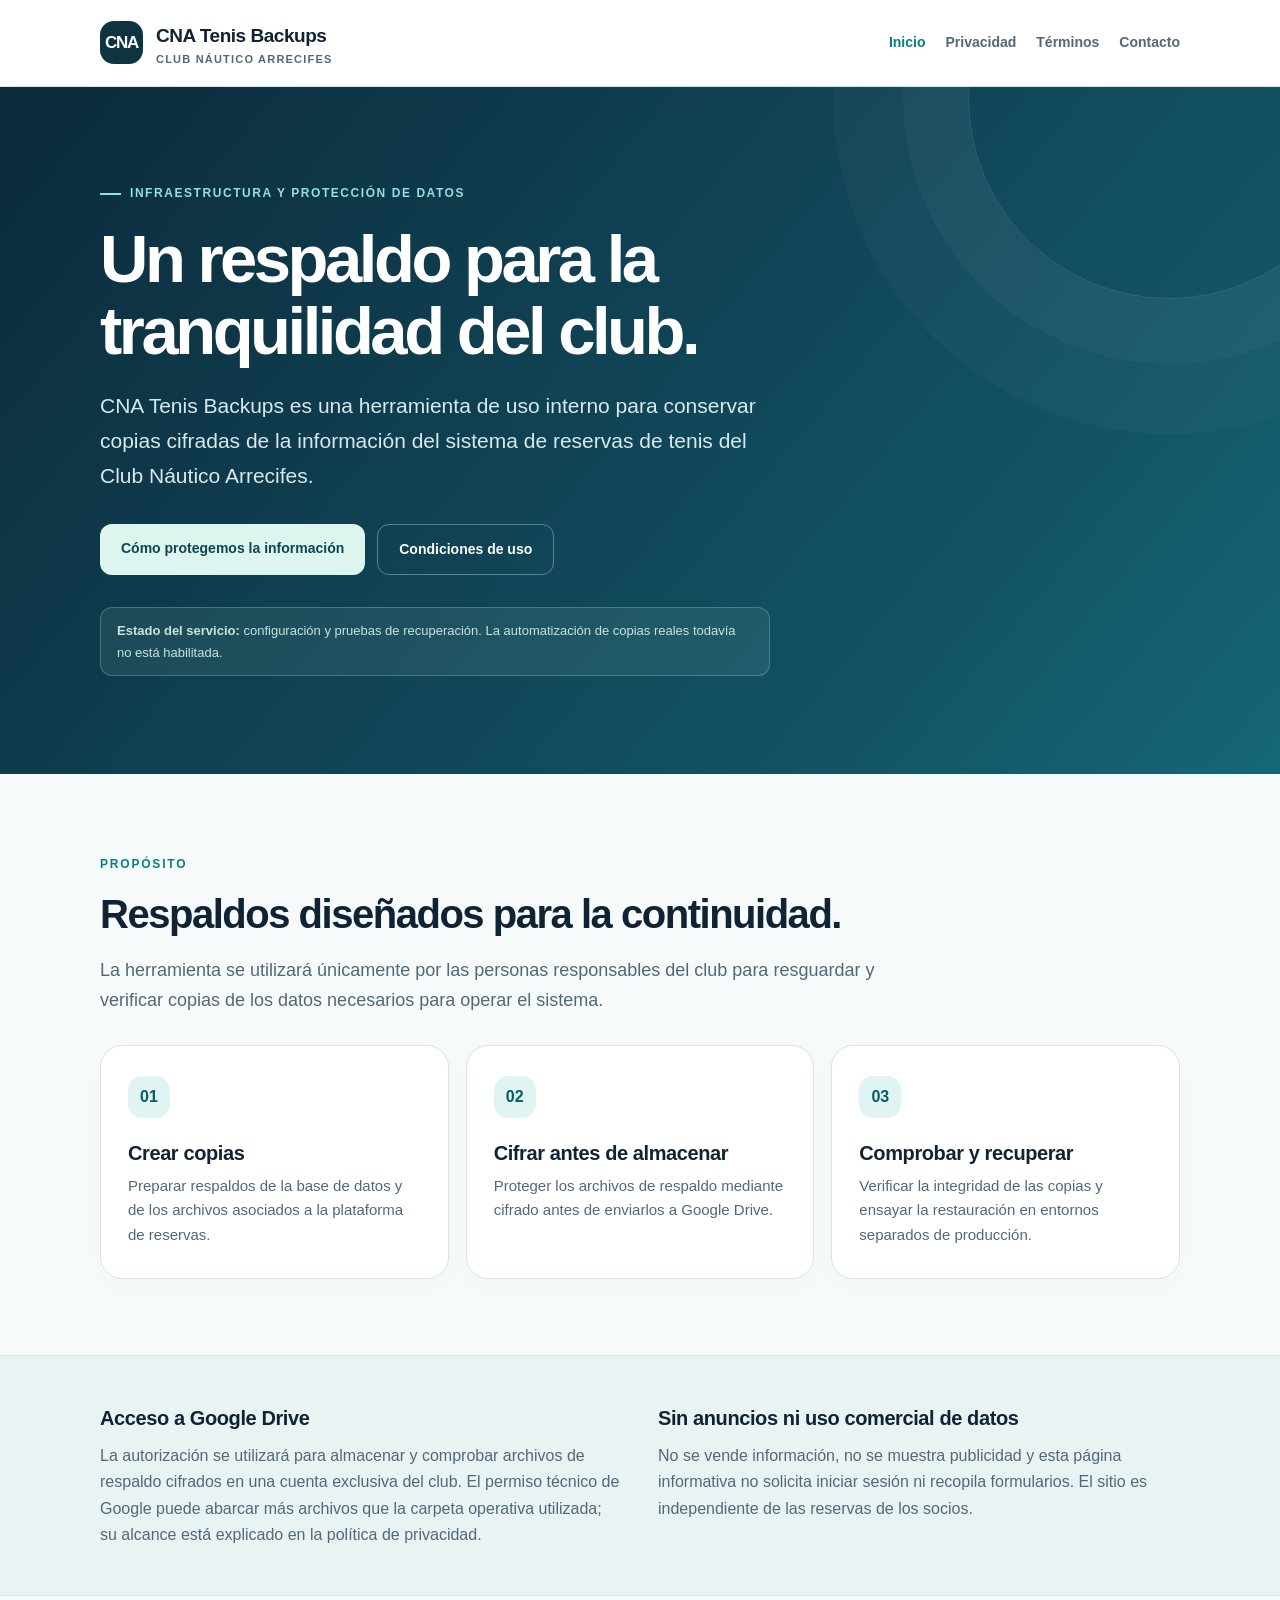
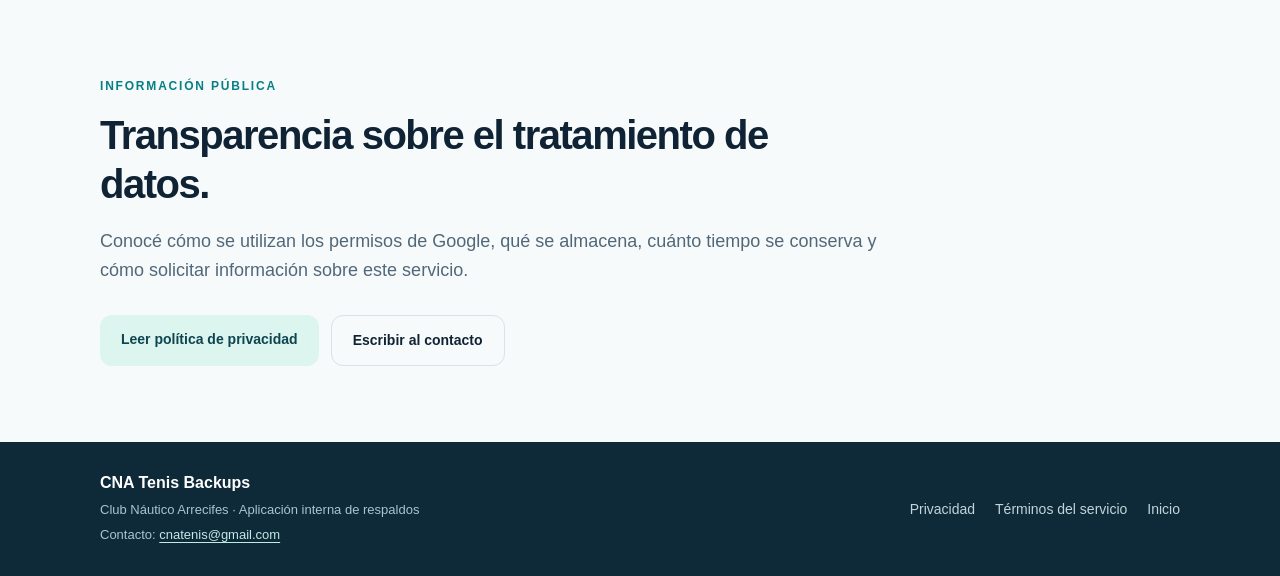
<file: index.html>
<!doctype html>
<html lang="es">
<head>
  <meta charset="utf-8">
  <meta name="viewport" content="width=device-width,initial-scale=1">
  <meta name="description" content="CNA Tenis Backups: herramienta interna de respaldo cifrado para la gestión de reservas de tenis del Club Náutico Arrecifes.">
  <meta name="theme-color" content="#0e2938">
  <title>CNA Tenis Backups | Club Náutico Arrecifes</title>
  <link rel="stylesheet" href="styles.css">
</head>
<body>
<header class="site-header">
  <div class="wrap inner">
    <a href="./" class="brand" aria-label="CNA Tenis Backups, inicio"><span class="brand-mark" aria-hidden="true">CNA</span><span>CNA Tenis Backups<small>Club Náutico Arrecifes</small></span></a>
    <nav aria-label="Navegación principal"><a href="./" aria-current="page">Inicio</a><a href="privacidad.html">Privacidad</a><a href="terminos.html">Términos</a><a href="mailto:cnatenis@gmail.com">Contacto</a></nav>
  </div>
</header>
<main>
  <section class="hero">
    <div class="wrap">
      <span class="eyebrow">Infraestructura y protección de datos</span>
      <h1>Un respaldo para la tranquilidad del club.</h1>
      <p>CNA Tenis Backups es una herramienta de uso interno para conservar copias cifradas de la información del sistema de reservas de tenis del Club Náutico Arrecifes.</p>
      <div class="actions">
        <a class="btn btn-primary" href="privacidad.html">Cómo protegemos la información</a>
        <a class="btn btn-secondary" href="terminos.html">Condiciones de uso</a>
      </div>
      <div class="notice"><strong>Estado del servicio:</strong> configuración y pruebas de recuperación. La automatización de copias reales todavía no está habilitada.</div>
    </div>
  </section>
  <section class="section">
    <div class="wrap">
      <div class="section-head"><span class="section-label">Propósito</span><h2>Respaldos diseñados para la continuidad.</h2><p class="lead">La herramienta se utilizará únicamente por las personas responsables del club para resguardar y verificar copias de los datos necesarios para operar el sistema.</p></div>
      <div class="grid">
        <article class="tile"><span class="tile-num">01</span><h3>Crear copias</h3><p>Preparar respaldos de la base de datos y de los archivos asociados a la plataforma de reservas.</p></article>
        <article class="tile"><span class="tile-num">02</span><h3>Cifrar antes de almacenar</h3><p>Proteger los archivos de respaldo mediante cifrado antes de enviarlos a Google Drive.</p></article>
        <article class="tile"><span class="tile-num">03</span><h3>Comprobar y recuperar</h3><p>Verificar la integridad de las copias y ensayar la restauración en entornos separados de producción.</p></article>
      </div>
    </div>
  </section>
  <section class="info-band">
    <div class="wrap two">
      <div><h3>Acceso a Google Drive</h3><p>La autorización se utilizará para almacenar y comprobar archivos de respaldo cifrados en una cuenta exclusiva del club. El permiso técnico de Google puede abarcar más archivos que la carpeta operativa utilizada; su alcance está explicado en la política de privacidad.</p></div>
      <div><h3>Sin anuncios ni uso comercial de datos</h3><p>No se vende información, no se muestra publicidad y esta página informativa no solicita iniciar sesión ni recopila formularios. El sitio es independiente de las reservas de los socios.</p></div>
    </div>
  </section>
  <section class="section">
    <div class="wrap">
      <div class="section-head"><span class="section-label">Información pública</span><h2>Transparencia sobre el tratamiento de datos.</h2><p class="lead">Conocé cómo se utilizan los permisos de Google, qué se almacena, cuánto tiempo se conserva y cómo solicitar información sobre este servicio.</p></div>
      <div class="actions"><a class="btn btn-primary" href="privacidad.html">Leer política de privacidad</a><a class="btn btn-secondary" style="color:var(--ink);border-color:var(--line)" href="mailto:cnatenis@gmail.com">Escribir al contacto</a></div>
    </div>
  </section>
</main>
<footer class="site-footer"><div class="wrap inner"><div><strong>CNA Tenis Backups</strong><p>Club Náutico Arrecifes · Aplicación interna de respaldos</p><p>Contacto: <a href="mailto:cnatenis@gmail.com" style="color:#c1e9e5">cnatenis@gmail.com</a></p></div><nav aria-label="Información legal"><a href="privacidad.html">Privacidad</a><a href="terminos.html">Términos del servicio</a><a href="./">Inicio</a></nav></div></footer>
</body></html>
</file>
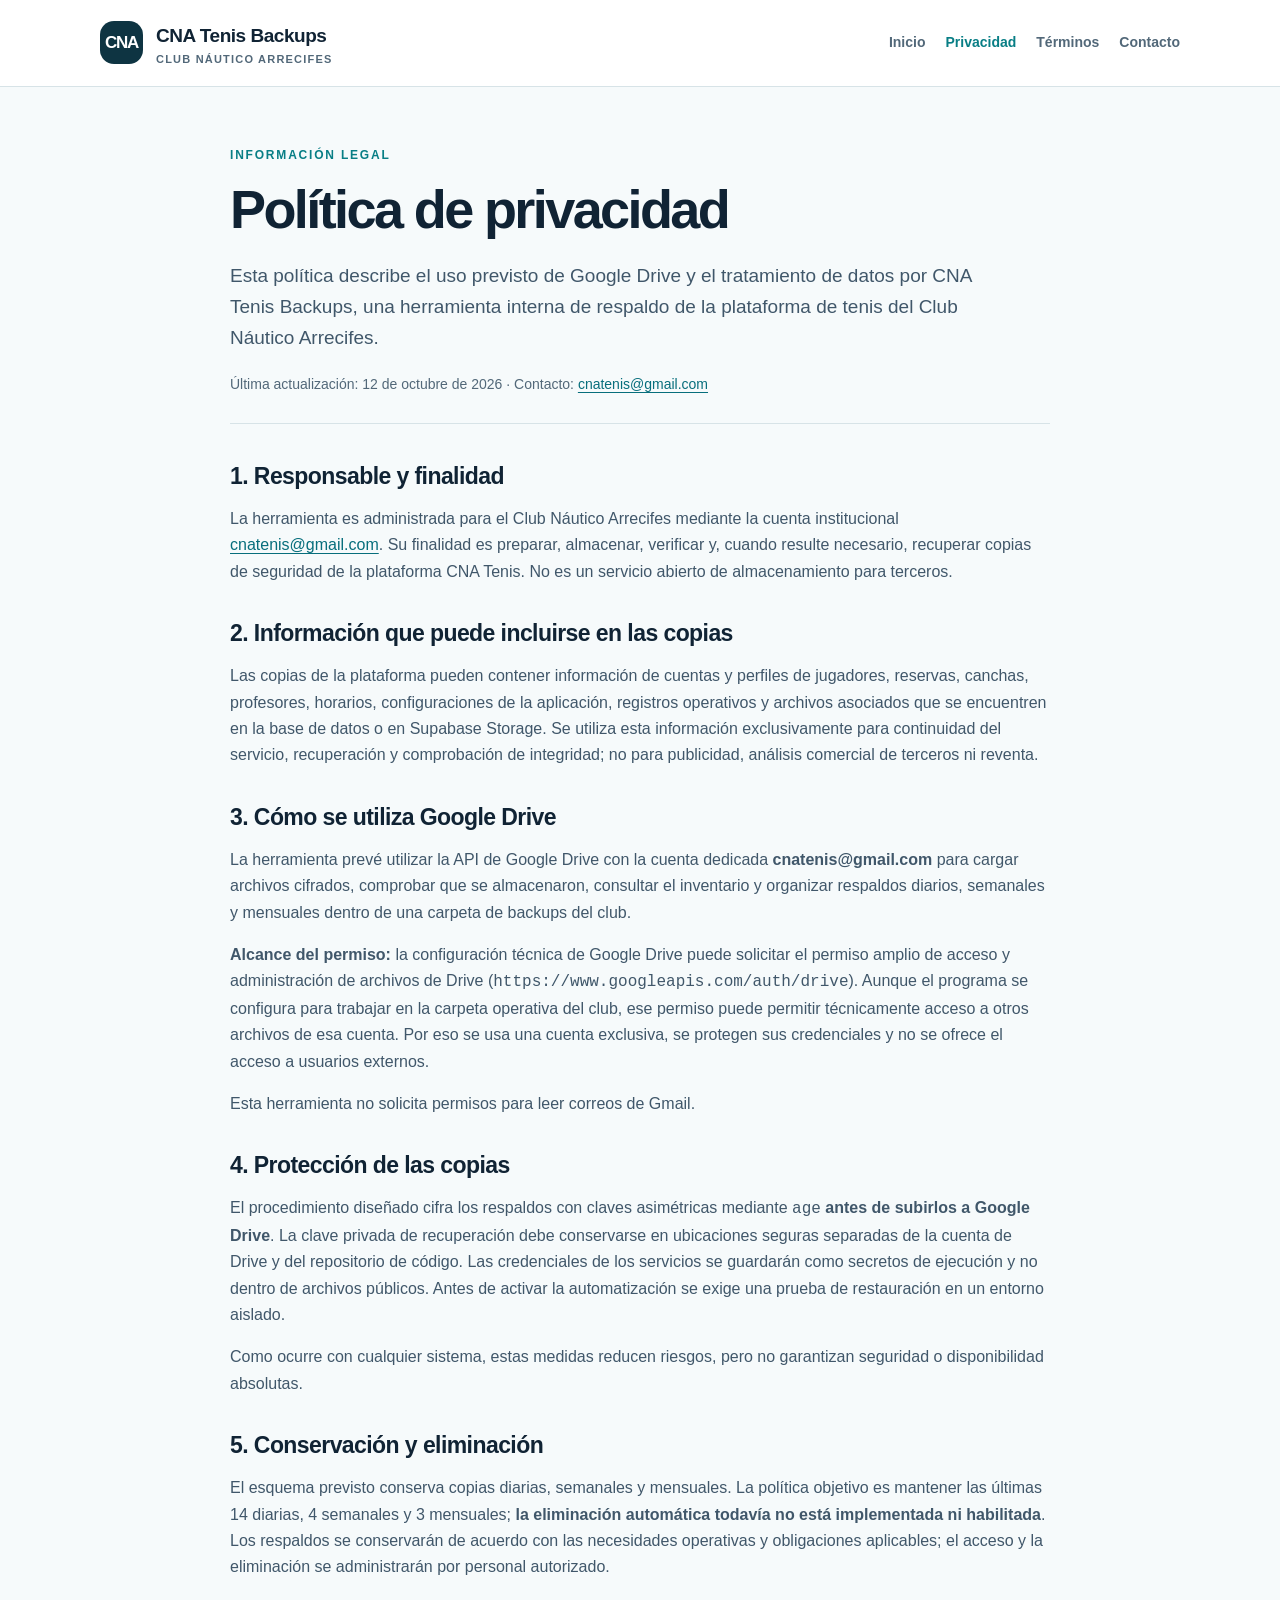
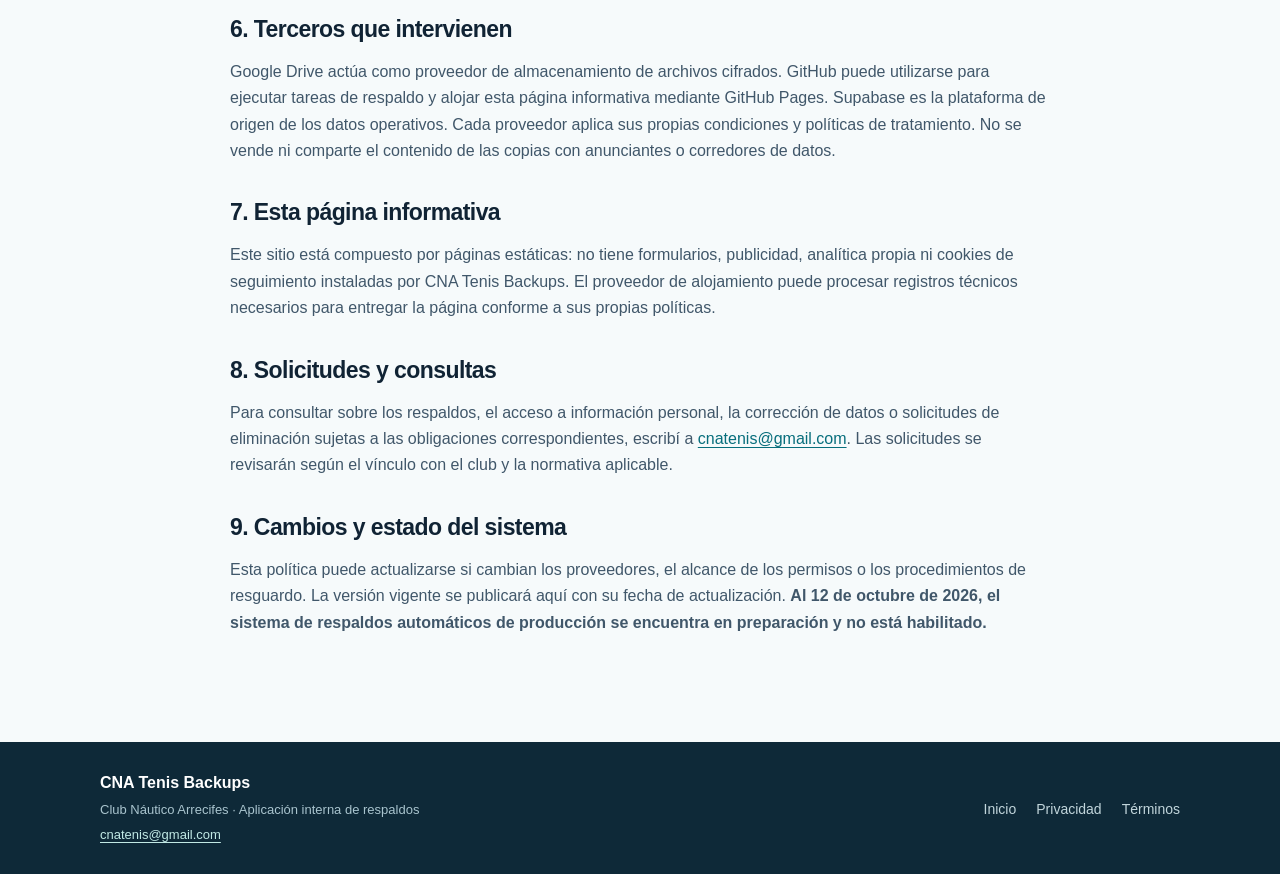
<file: privacidad.html>
<!doctype html>
<html lang="es">
<head><meta charset="utf-8"><meta name="viewport" content="width=device-width,initial-scale=1"><meta name="description" content="Política de privacidad de CNA Tenis Backups, herramienta interna de respaldos cifrados del Club Náutico Arrecifes."><meta name="theme-color" content="#0e2938"><title>Política de privacidad | CNA Tenis Backups</title><link rel="stylesheet" href="styles.css"></head>
<body>
<header class="site-header"><div class="wrap inner"><a class="brand" href="./"><span class="brand-mark" aria-hidden="true">CNA</span><span>CNA Tenis Backups<small>Club Náutico Arrecifes</small></span></a><nav aria-label="Navegación principal"><a href="./">Inicio</a><a href="privacidad.html" aria-current="page">Privacidad</a><a href="terminos.html">Términos</a><a href="mailto:cnatenis@gmail.com">Contacto</a></nav></div></header>
<main class="wrap prose">
  <span class="section-label">Información legal</span>
  <h1 class="page-title">Política de privacidad</h1>
  <p class="page-intro">Esta política describe el uso previsto de Google Drive y el tratamiento de datos por CNA Tenis Backups, una herramienta interna de respaldo de la plataforma de tenis del Club Náutico Arrecifes.</p>
  <p class="updated">Última actualización: 12 de octubre de 2026 · Contacto: <a href="mailto:cnatenis@gmail.com">cnatenis@gmail.com</a></p>
  <section><h2>1. Responsable y finalidad</h2><p>La herramienta es administrada para el Club Náutico Arrecifes mediante la cuenta institucional <a href="mailto:cnatenis@gmail.com">cnatenis@gmail.com</a>. Su finalidad es preparar, almacenar, verificar y, cuando resulte necesario, recuperar copias de seguridad de la plataforma CNA Tenis. No es un servicio abierto de almacenamiento para terceros.</p></section>
  <section><h2>2. Información que puede incluirse en las copias</h2><p>Las copias de la plataforma pueden contener información de cuentas y perfiles de jugadores, reservas, canchas, profesores, horarios, configuraciones de la aplicación, registros operativos y archivos asociados que se encuentren en la base de datos o en Supabase Storage. Se utiliza esta información exclusivamente para continuidad del servicio, recuperación y comprobación de integridad; no para publicidad, análisis comercial de terceros ni reventa.</p></section>
  <section><h2>3. Cómo se utiliza Google Drive</h2><p>La herramienta prevé utilizar la API de Google Drive con la cuenta dedicada <strong>cnatenis@gmail.com</strong> para cargar archivos cifrados, comprobar que se almacenaron, consultar el inventario y organizar respaldos diarios, semanales y mensuales dentro de una carpeta de backups del club.</p><p><strong>Alcance del permiso:</strong> la configuración técnica de Google Drive puede solicitar el permiso amplio de acceso y administración de archivos de Drive (<code>https://www.googleapis.com/auth/drive</code>). Aunque el programa se configura para trabajar en la carpeta operativa del club, ese permiso puede permitir técnicamente acceso a otros archivos de esa cuenta. Por eso se usa una cuenta exclusiva, se protegen sus credenciales y no se ofrece el acceso a usuarios externos.</p><p>Esta herramienta no solicita permisos para leer correos de Gmail.</p></section>
  <section><h2>4. Protección de las copias</h2><p>El procedimiento diseñado cifra los respaldos con claves asimétricas mediante <code>age</code> <strong>antes de subirlos a Google Drive</strong>. La clave privada de recuperación debe conservarse en ubicaciones seguras separadas de la cuenta de Drive y del repositorio de código. Las credenciales de los servicios se guardarán como secretos de ejecución y no dentro de archivos públicos. Antes de activar la automatización se exige una prueba de restauración en un entorno aislado.</p><p>Como ocurre con cualquier sistema, estas medidas reducen riesgos, pero no garantizan seguridad o disponibilidad absolutas.</p></section>
  <section><h2>5. Conservación y eliminación</h2><p>El esquema previsto conserva copias diarias, semanales y mensuales. La política objetivo es mantener las últimas 14 diarias, 4 semanales y 3 mensuales; <strong>la eliminación automática todavía no está implementada ni habilitada</strong>. Los respaldos se conservarán de acuerdo con las necesidades operativas y obligaciones aplicables; el acceso y la eliminación se administrarán por personal autorizado.</p></section>
  <section><h2>6. Terceros que intervienen</h2><p>Google Drive actúa como proveedor de almacenamiento de archivos cifrados. GitHub puede utilizarse para ejecutar tareas de respaldo y alojar esta página informativa mediante GitHub Pages. Supabase es la plataforma de origen de los datos operativos. Cada proveedor aplica sus propias condiciones y políticas de tratamiento. No se vende ni comparte el contenido de las copias con anunciantes o corredores de datos.</p></section>
  <section><h2>7. Esta página informativa</h2><p>Este sitio está compuesto por páginas estáticas: no tiene formularios, publicidad, analítica propia ni cookies de seguimiento instaladas por CNA Tenis Backups. El proveedor de alojamiento puede procesar registros técnicos necesarios para entregar la página conforme a sus propias políticas.</p></section>
  <section><h2>8. Solicitudes y consultas</h2><p>Para consultar sobre los respaldos, el acceso a información personal, la corrección de datos o solicitudes de eliminación sujetas a las obligaciones correspondientes, escribí a <a href="mailto:cnatenis@gmail.com">cnatenis@gmail.com</a>. Las solicitudes se revisarán según el vínculo con el club y la normativa aplicable.</p></section>
  <section><h2>9. Cambios y estado del sistema</h2><p>Esta política puede actualizarse si cambian los proveedores, el alcance de los permisos o los procedimientos de resguardo. La versión vigente se publicará aquí con su fecha de actualización. <strong>Al 12 de octubre de 2026, el sistema de respaldos automáticos de producción se encuentra en preparación y no está habilitado.</strong></p></section>
</main>
<footer class="site-footer"><div class="wrap inner"><div><strong>CNA Tenis Backups</strong><p>Club Náutico Arrecifes · Aplicación interna de respaldos</p><p><a href="mailto:cnatenis@gmail.com" style="color:#c1e9e5">cnatenis@gmail.com</a></p></div><nav aria-label="Información legal"><a href="./">Inicio</a><a href="privacidad.html">Privacidad</a><a href="terminos.html">Términos</a></nav></div></footer>
</body></html>
</file>
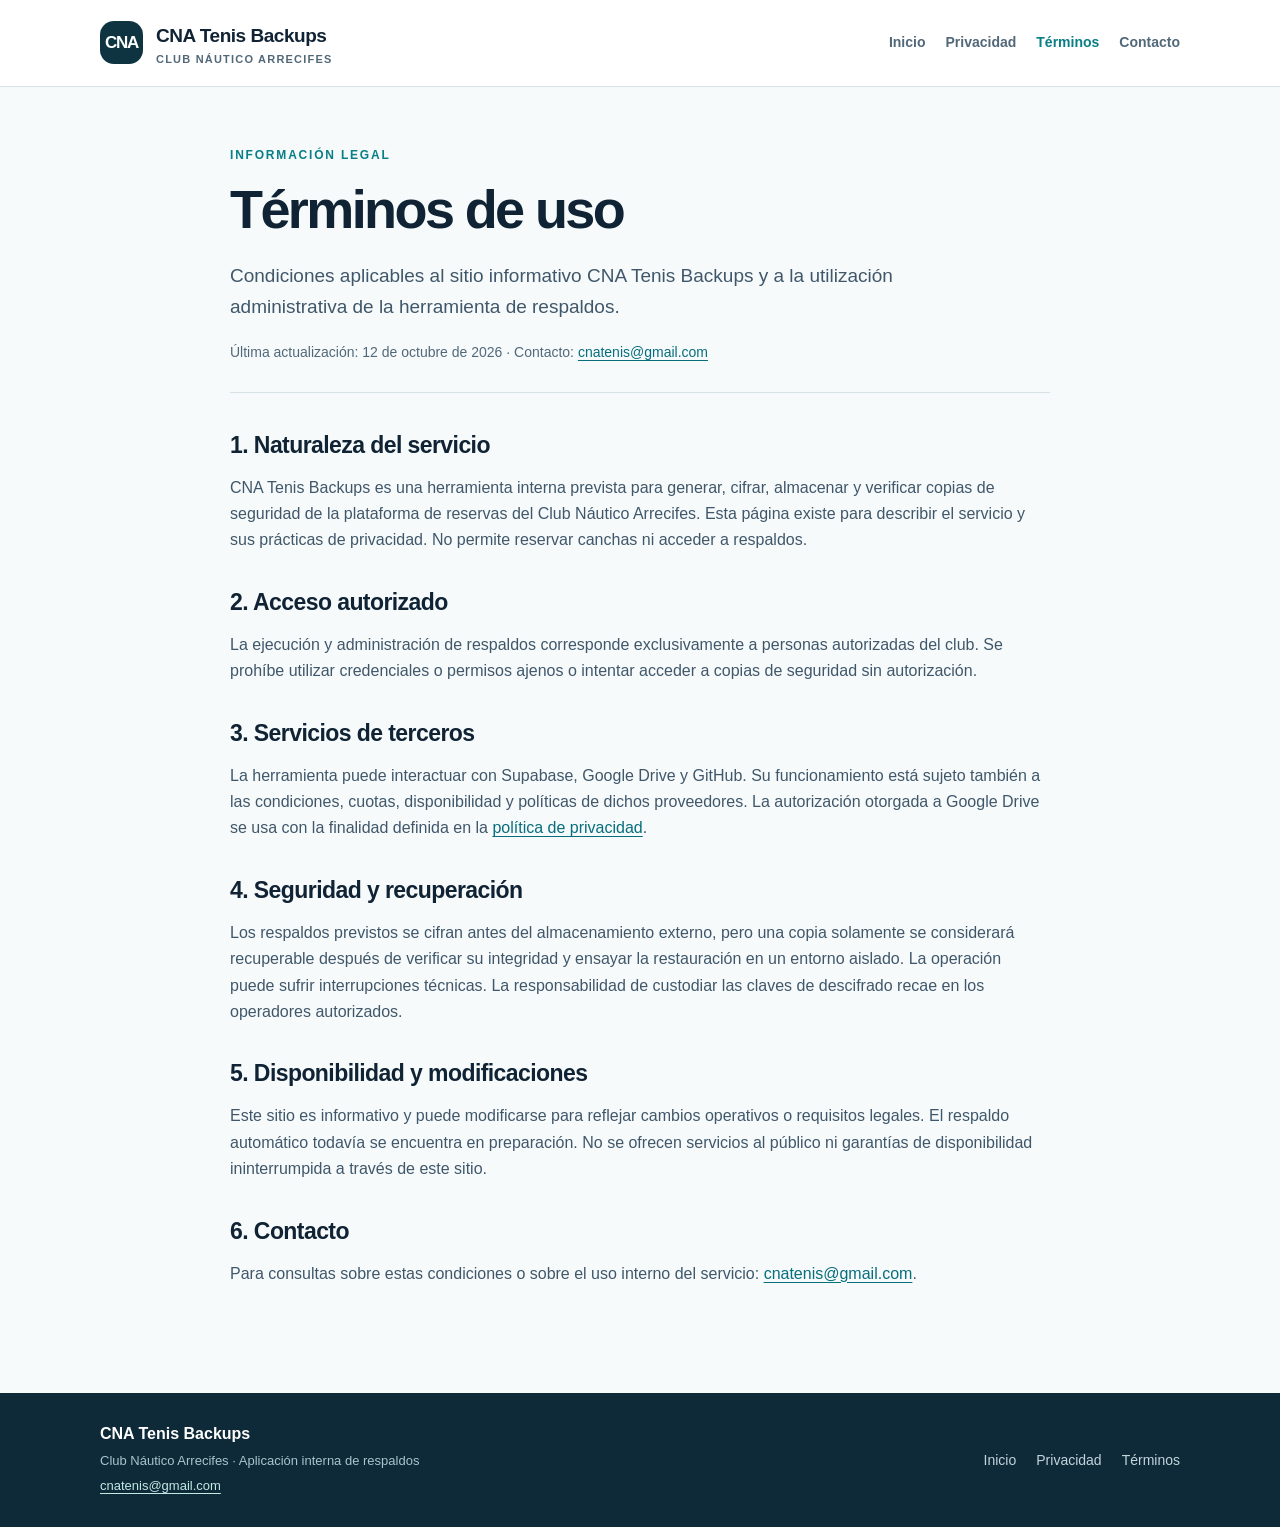
<file: terminos.html>
<!doctype html>
<html lang="es">
<head><meta charset="utf-8"><meta name="viewport" content="width=device-width,initial-scale=1"><meta name="description" content="Términos de uso de CNA Tenis Backups, herramienta interna de protección de datos del Club Náutico Arrecifes."><meta name="theme-color" content="#0e2938"><title>Términos de uso | CNA Tenis Backups</title><link rel="stylesheet" href="styles.css"></head>
<body>
<header class="site-header"><div class="wrap inner"><a class="brand" href="./"><span class="brand-mark" aria-hidden="true">CNA</span><span>CNA Tenis Backups<small>Club Náutico Arrecifes</small></span></a><nav aria-label="Navegación principal"><a href="./">Inicio</a><a href="privacidad.html">Privacidad</a><a href="terminos.html" aria-current="page">Términos</a><a href="mailto:cnatenis@gmail.com">Contacto</a></nav></div></header>
<main class="wrap prose">
  <span class="section-label">Información legal</span>
  <h1 class="page-title">Términos de uso</h1>
  <p class="page-intro">Condiciones aplicables al sitio informativo CNA Tenis Backups y a la utilización administrativa de la herramienta de respaldos.</p>
  <p class="updated">Última actualización: 12 de octubre de 2026 · Contacto: <a href="mailto:cnatenis@gmail.com">cnatenis@gmail.com</a></p>
  <section><h2>1. Naturaleza del servicio</h2><p>CNA Tenis Backups es una herramienta interna prevista para generar, cifrar, almacenar y verificar copias de seguridad de la plataforma de reservas del Club Náutico Arrecifes. Esta página existe para describir el servicio y sus prácticas de privacidad. No permite reservar canchas ni acceder a respaldos.</p></section>
  <section><h2>2. Acceso autorizado</h2><p>La ejecución y administración de respaldos corresponde exclusivamente a personas autorizadas del club. Se prohíbe utilizar credenciales o permisos ajenos o intentar acceder a copias de seguridad sin autorización.</p></section>
  <section><h2>3. Servicios de terceros</h2><p>La herramienta puede interactuar con Supabase, Google Drive y GitHub. Su funcionamiento está sujeto también a las condiciones, cuotas, disponibilidad y políticas de dichos proveedores. La autorización otorgada a Google Drive se usa con la finalidad definida en la <a href="privacidad.html">política de privacidad</a>.</p></section>
  <section><h2>4. Seguridad y recuperación</h2><p>Los respaldos previstos se cifran antes del almacenamiento externo, pero una copia solamente se considerará recuperable después de verificar su integridad y ensayar la restauración en un entorno aislado. La operación puede sufrir interrupciones técnicas. La responsabilidad de custodiar las claves de descifrado recae en los operadores autorizados.</p></section>
  <section><h2>5. Disponibilidad y modificaciones</h2><p>Este sitio es informativo y puede modificarse para reflejar cambios operativos o requisitos legales. El respaldo automático todavía se encuentra en preparación. No se ofrecen servicios al público ni garantías de disponibilidad ininterrumpida a través de este sitio.</p></section>
  <section><h2>6. Contacto</h2><p>Para consultas sobre estas condiciones o sobre el uso interno del servicio: <a href="mailto:cnatenis@gmail.com">cnatenis@gmail.com</a>.</p></section>
</main>
<footer class="site-footer"><div class="wrap inner"><div><strong>CNA Tenis Backups</strong><p>Club Náutico Arrecifes · Aplicación interna de respaldos</p><p><a href="mailto:cnatenis@gmail.com" style="color:#c1e9e5">cnatenis@gmail.com</a></p></div><nav aria-label="Información legal"><a href="./">Inicio</a><a href="privacidad.html">Privacidad</a><a href="terminos.html">Términos</a></nav></div></footer>
</body></html>
</file>
<file: styles.css>
:root{color-scheme:light;--ink:#102334;--muted:#526879;--line:#d7e3e7;--dark:#0e2938;--teal:#087e85;--teal-light:#dff4f3;--paper:#f6fafb;--white:#fff;--radius:22px}
*{box-sizing:border-box}
html{scroll-behavior:smooth}
body{margin:0;background:var(--paper);color:var(--ink);font-family:ui-sans-serif,-apple-system,BlinkMacSystemFont,"Segoe UI",Arial,sans-serif;line-height:1.65;font-size:16px}
a{color:#076e7c;text-underline-offset:3px}a:focus-visible{outline:3px solid #d7b94b;outline-offset:4px;border-radius:3px}
.wrap{width:min(1080px,calc(100% - 44px));margin:auto}
.site-header{position:relative;border-bottom:1px solid var(--line);background:#fff}
.site-header .inner{display:flex;align-items:center;justify-content:space-between;gap:18px;min-height:86px}
.brand{display:flex;align-items:center;gap:13px;color:var(--ink);text-decoration:none;font-weight:790;font-size:19px;letter-spacing:-.025em}
.brand-mark{width:43px;height:43px;border-radius:14px;background:#0e3442;display:grid;place-items:center;color:#fff;font-weight:830;letter-spacing:-.08em;font-size:17px}
.brand small{display:block;color:var(--muted);font-size:11px;letter-spacing:.11em;text-transform:uppercase;font-weight:700;line-height:1.3}
nav{display:flex;flex-wrap:wrap;justify-content:flex-end;gap:20px;font-size:14px;font-weight:700}
nav a{text-decoration:none;color:var(--muted)}nav a:hover,nav a[aria-current=page]{color:var(--teal)}
.hero{position:relative;overflow:hidden;background:linear-gradient(130deg,#0c2a3b 0%,#125465 76%,#156778 100%);color:#fff;padding:90px 0 98px}
.hero:after{content:"";width:400px;height:400px;position:absolute;border:1px solid #ffffff20;border-radius:50%;right:-90px;top:-190px;box-shadow:0 0 0 65px #ffffff08,0 0 0 135px #ffffff06;pointer-events:none}
.eyebrow{display:inline-flex;align-items:center;gap:9px;font-size:12px;text-transform:uppercase;font-weight:800;letter-spacing:.13em;color:#94e0da}
.eyebrow:before{content:"";width:21px;height:2px;background:#94e0da}
h1{font-size:clamp(38px,6vw,67px);line-height:1.07;letter-spacing:-.052em;max-width:770px;margin:19px 0 23px;font-weight:780}
.hero p{font-size:clamp(17px,2.5vw,21px);line-height:1.65;max-width:680px;color:#d8e9ed;margin:0 0 31px}
.actions{display:flex;flex-wrap:wrap;gap:12px}
.btn{display:inline-block;text-decoration:none;padding:13px 21px;border-radius:12px;font-size:14px;font-weight:800}
.btn-primary{background:#dcf5ef;color:#0d4550}.btn-secondary{color:#fff;border:1px solid #ffffff55}
.notice{margin-top:32px;border:1px solid #a6d7d04d;background:#dbf6ec14;max-width:670px;border-radius:12px;padding:12px 16px;color:#c6e5df;font-size:13px}
main{min-height:60vh}
.section{padding:76px 0}
.section-head{max-width:780px;margin-bottom:29px}
.section-label{color:var(--teal);font-size:12px;letter-spacing:.15em;text-transform:uppercase;font-weight:800}
h2{font-size:clamp(27px,3.4vw,40px);line-height:1.22;letter-spacing:-.037em;margin:13px 0 14px}
.lead{font-size:18px;color:var(--muted);max-width:820px}
.grid{display:grid;grid-template-columns:repeat(3,minmax(0,1fr));gap:17px}
.tile{border:1px solid var(--line);background:#fff;border-radius:var(--radius);padding:30px 27px;box-shadow:0 8px 24px #13314605}
.tile-num{display:inline-flex;align-items:center;justify-content:center;background:var(--teal-light);color:#075b65;width:42px;height:42px;border-radius:14px;font-weight:800}
.tile h3{font-size:20px;letter-spacing:-.02em;line-height:1.25;margin:23px 0 8px}
.tile p{color:var(--muted);margin:0;font-size:15px}
.info-band{background:#eaf3f4;border-top:1px solid var(--line);border-bottom:1px solid var(--line);padding:46px 0}
.two{display:grid;grid-template-columns:1fr 1fr;gap:36px}
.two h3{margin:0 0 8px;font-size:20px;letter-spacing:-.02em}.two p{margin:0;color:var(--muted)}
.status{display:inline-flex;align-items:center;gap:9px;background:#ffffffb8;border:1px solid #cbdde0;border-radius:999px;padding:5px 12px;font-size:12px;font-weight:800;color:#456370}
.status:before{content:"";width:7px;height:7px;border-radius:50%;background:#93a7b5}
.prose{max-width:820px;padding-top:54px;padding-bottom:90px}
.prose .page-title{font-size:clamp(37px,5vw,54px);line-height:1.1;letter-spacing:-.048em;margin:13px 0 20px}
.prose .updated{color:var(--muted);font-size:14px;padding-bottom:27px;border-bottom:1px solid var(--line);margin-bottom:38px}
.prose section{margin:34px 0 0}.prose h2{font-size:23px;margin:0 0 12px;letter-spacing:-.025em}
.prose h3{font-size:18px;margin:24px 0 10px}
.prose p,.prose li{color:#40576a}.prose li{margin-bottom:9px}
.prose ul{padding-left:23px}
.page-intro{font-size:19px;color:var(--muted);max-width:760px}
.site-footer{padding:28px 0;background:var(--dark);color:#a9c4ce}
.site-footer .inner{display:flex;gap:22px;justify-content:space-between;align-items:center;flex-wrap:wrap}
.site-footer strong{color:#fff}.site-footer p{margin:3px 0;font-size:13px}
.site-footer nav a{color:#c1d5db;font-weight:500}
.site-footer nav a:hover{color:#fff}
@media(max-width:750px){.site-header .inner{align-items:flex-start;flex-direction:column;padding:19px 0;gap:16px;min-height:auto}nav{gap:15px}.hero{padding:69px 0 80px}.section{padding:57px 0}.grid,.two{grid-template-columns:1fr}.tile{padding:25px}.two{gap:28px}.site-footer .inner{align-items:flex-start;flex-direction:column}}
</file>
